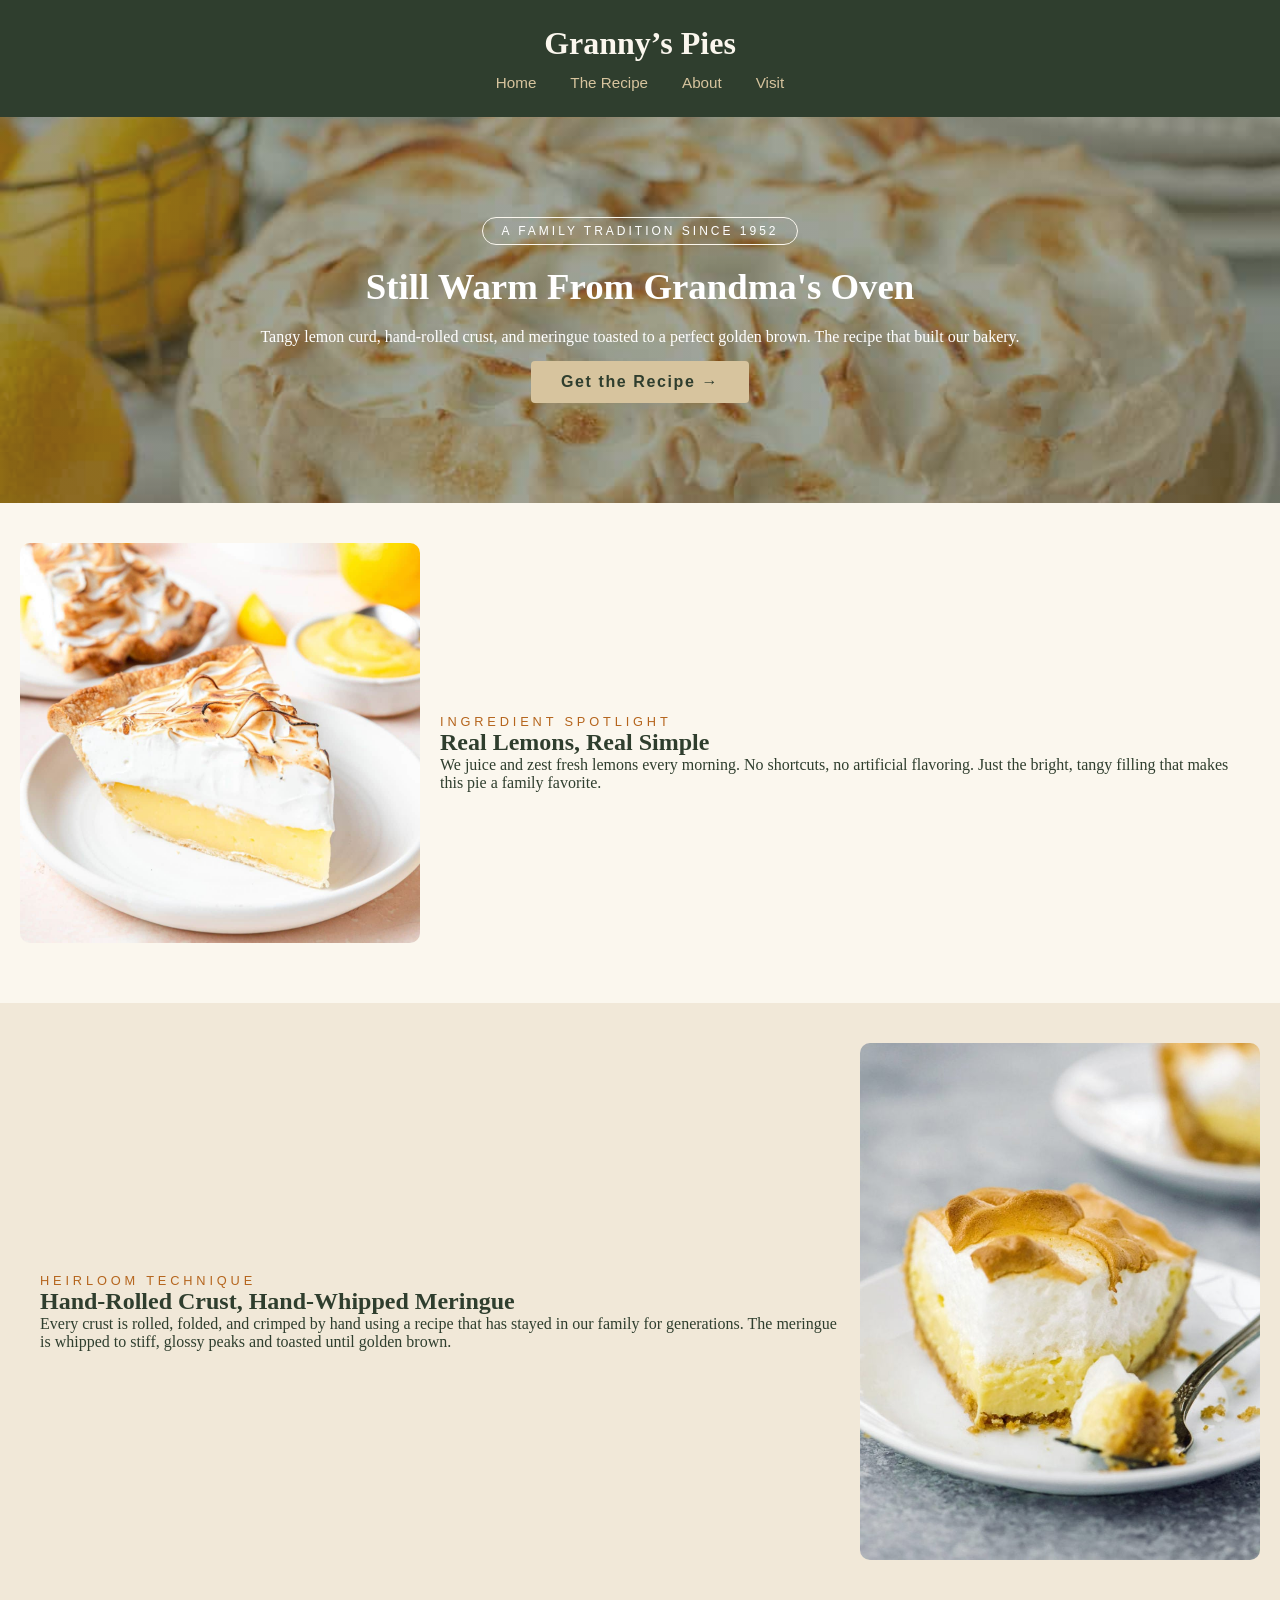
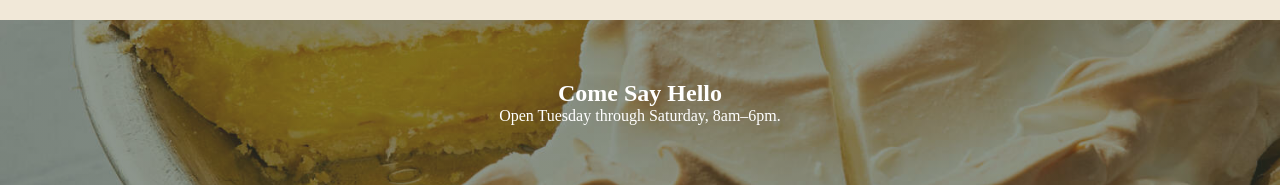
<file: index.html>
<!DOCTYPE html>
<!--
  Name: Yong Bemsimbom Nkwain Brian 
  Section: CSSE 290
  Assignment: Homework 1 - Recipe
  File: index.html
  Description: Front page for the Granny's Pies website.
-->
<html lang="en">
<head>
    <meta charset="UTF-8">
    <meta name="viewport" content="width=device-width, initial-scale=1">
    <title>Granny's Pies</title>
    <link rel="stylesheet" href="index.css">
</head>
<body>
    <header class="navbar">
        <h1>Granny&rsquo;s Pies</h1>
        <nav>
            <a href="index.html">Home</a>
            <a href="pie.html">The Recipe</a>
            <a href="#story">About</a>
            <a href="#visit">Visit</a>
        </nav>
    </header>

    <!-- HERO IMAGE: replace the url(...) in index.css under .hero -->
    <section class="hero">
        <span class="badge">A FAMILY TRADITION SINCE 1952</span>
        <h2>Still Warm From Grandma's Oven</h2>
        <p>
            Tangy lemon curd, hand-rolled crust, and meringue toasted to a
            perfect golden brown. The recipe that built our bakery.
        </p>
        <a class="cta" href="pie.html">Get the Recipe &rarr;</a>
    </section>

    <!-- FEATURE IMAGE 1: replace src below -->
    <section class="feature">
        <img src="pie1.jpg" alt="Fresh lemons">
        <div class="feature-text">
            <p class="kicker">INGREDIENT SPOTLIGHT</p>
            <h2>Real Lemons, Real Simple</h2>
            <p>
                We juice and zest fresh lemons every morning. No shortcuts,
                no artificial flavoring. Just the bright, tangy
                filling that makes this pie a family favorite.
            </p>
        </div>
    </section>

    <!-- FEATURE IMAGE 2: replace src below -->
    <section class="feature reverse">
        <img src="pie2.jpg" alt="Hands rolling pie crust">
        <div class="feature-text">
            <p class="kicker">HEIRLOOM TECHNIQUE</p>
            <h2>Hand-Rolled Crust, Hand-Whipped Meringue</h2>
            <p>
                Every crust is rolled, folded, and crimped by hand using a
                recipe that has stayed in our family for generations. The
                meringue is whipped to stiff, glossy peaks and toasted until
                golden brown.
            </p>
        </div>
    </section>

    <!-- BANNER IMAGE: replace the url(...) in index.css under .banner -->
    <section id="visit" class="banner">
        <h2>Come Say Hello</h2>
        <p>Open Tuesday through Saturday, 8am&ndash;6pm.</p>
    </section>
</body>
</html>
</file>
<file: index.css>
/*
  Name: Yong Bemsimbom Nkwain Brian 
  Section: CSSE 290
  Assignment: Homework 1 - Recipe
  File: index.css
  Description: Optional stylesheet for index.html
*/

* {
    margin: 0;
    box-sizing: border-box;
}

body {
    font-family: Georgia, Garamond, serif;
    color: #2F3E2E;
    background-color: #FBF7EE;
}

.navbar {
    text-align: center;
    padding: 25px 0;
    background-color: #2F3E2E;
    color: #FBF7EE;
}

.navbar h1 {
    font-family: Georgia, serif;
    margin-bottom: 12px;
}

.navbar nav a {
    color: #D7C49E;
    margin: 0 15px;
    text-decoration: none;
    font-family: "Lucida Sans Unicode", Helvetica, Arial, sans-serif;
    font-size: 0.95em;
}

.navbar nav a:hover {
    text-decoration: underline;
}

/* HERO IMAGE GOES HERE - replace the url(...) below */
.hero {
    background-image: linear-gradient(rgba(47, 62, 46, 0.45), rgba(47, 62, 46, 0.45)),
        url("a-lemon_meringue_pie-feature-1.jpeg");
    background-size: cover;
    background-position: center;
    background-repeat: no-repeat;
    color: #FFFFFF;
    text-align: center;
    padding: 100px 20px;
}

.hero .badge {
    display: inline-block;
    border: 1px solid #FBF7EE;
    padding: 6px 18px;
    border-radius: 20px;
    letter-spacing: 0.25em;
    font-size: 0.75em;
    font-family: "Lucida Sans Unicode", Helvetica, Arial, sans-serif;
}

.hero h2 {
    font-size: 2.3em;
    margin: 20px 0;
    font-family: Georgia, serif;
}

.cta {
    display: inline-block;
    margin-top: 15px;
    background-color: #D7C49E;
    color: #2F3E2E;
    text-decoration: none;
    padding: 12px 30px;
    border-radius: 4px;
    font-weight: bold;
    font-family: "Lucida Sans Unicode", Helvetica, Arial, sans-serif;
    letter-spacing: 0.1em;
}

/* Image + text feature sections */
.feature {
    display: flex;
    flex-direction: column;
    align-items: center;
    padding: 40px 20px;
    text-align: center;
}

.feature.reverse {
    background-color: #F1E8D8;
}

.feature img {
    width: 100%;
    max-width: 400px;
    border-radius: 10px;
    margin: 0 auto 20px;
    display: block;
}

.feature-text {
    flex: 1;
    padding: 0 20px;
}

.kicker {
    color: #B5651D;
    letter-spacing: 0.3em;
    font-family: "Lucida Sans Unicode", Helvetica, Arial, sans-serif;
    font-size: 0.8em;
}

.feature-text h2 {
    font-family: Georgia, serif;
}

/* BANNER IMAGE GOES HERE - replace the url(...) below */
.banner {
    background-image: linear-gradient(rgba(47, 62, 46, 0.55), rgba(47, 62, 46, 0.55)),
        url("CP-Meyer-Lemon-Meringue-Pie-vmtl-threeByTwoMediumAt2X.jpg");
    background-size: cover;
    background-position: center;
    background-repeat: no-repeat;
    text-align: center;
    color: #FFFFFF;
    padding: 60px 20px;
}

.banner h2 {
    font-family: Georgia, serif;
}

@media (min-width: 700px) {
    .feature {
        flex-direction: row;
        text-align: left;
    }

    .feature.reverse {
        flex-direction: row-reverse;
    }
}
</file>
